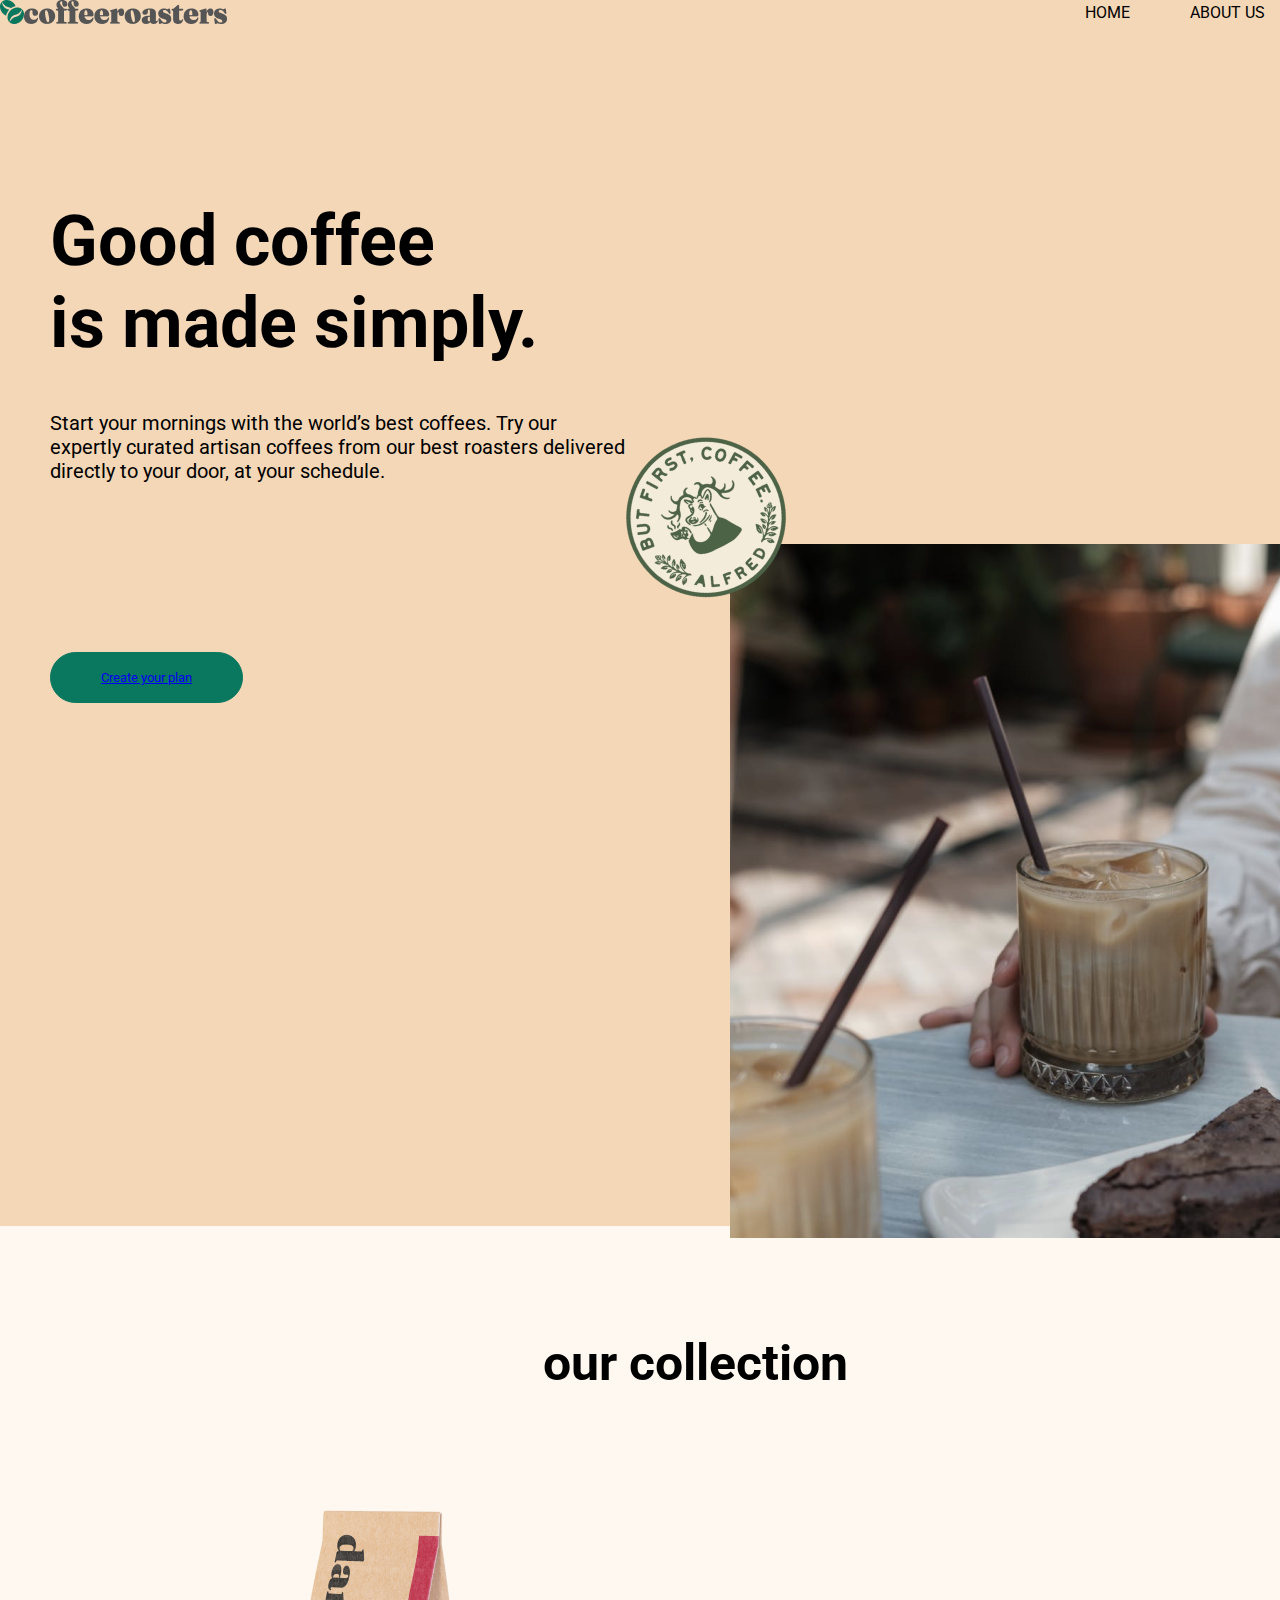
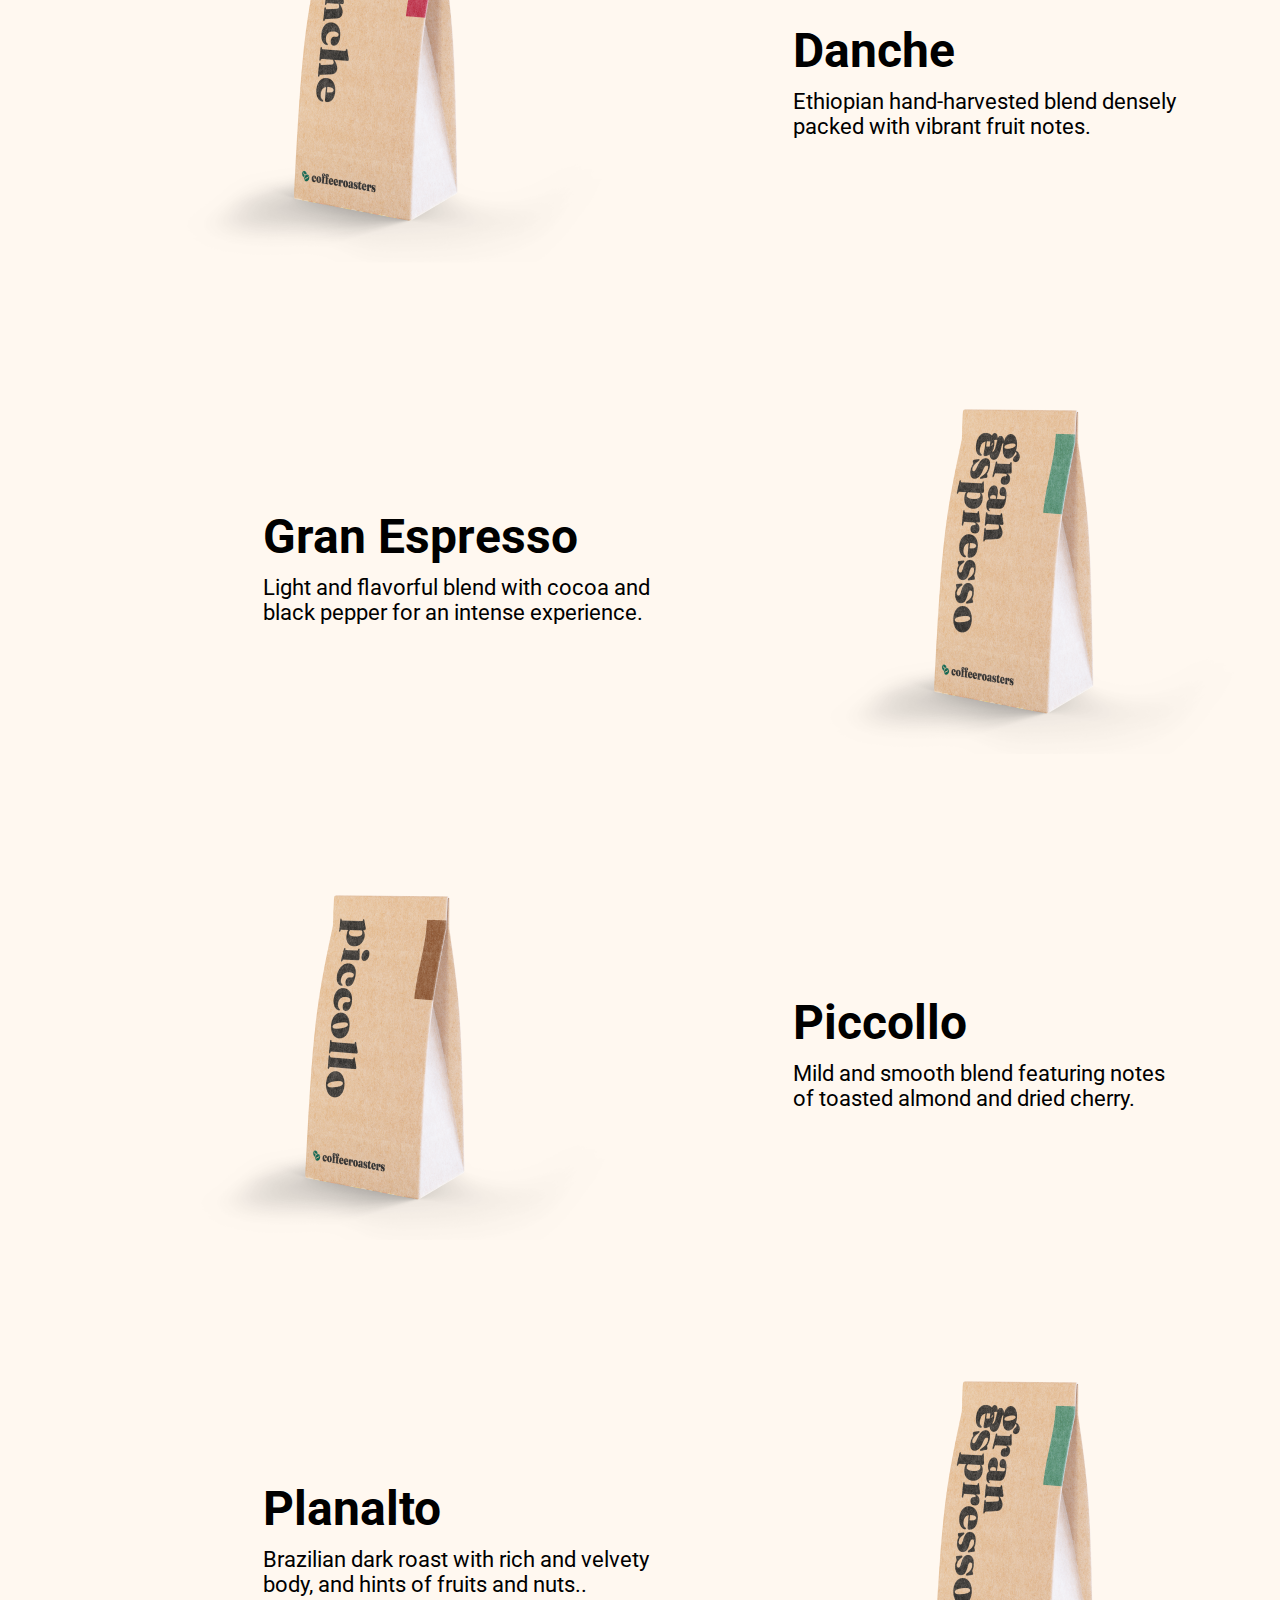
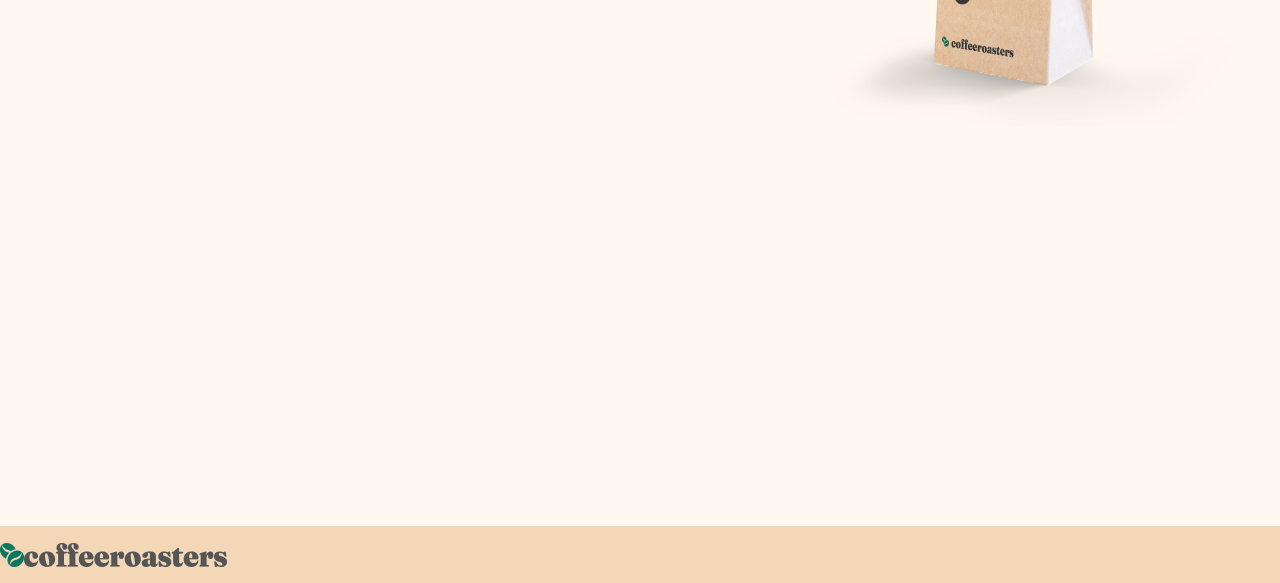
<file: index.html>
<!DOCTYPE html>
<html lang="en">
<head>
    <meta charset="UTF-8">
    <meta name="viewport" content="width=device-width, initial-scale=1.0">
    <title>Document</title>
    <link rel="stylesheet" href="style.css">
</head>
<body>
    <header class="header container">
        <nav class="nav">
            <img src="Group 3614.png" alt="">
            <ul class="top">
            
                <li>HOME</li>
                <li>ABOUT US</li>
                <li>Create your plan</li>
            </ul>

        </nav>
        <div class="box">
        <h1 class="h1">Good coffee <br> is made simply.</h1>
        <p class="text">Start your mornings with the world’s best coffees. Try our <br> expertly curated artisan coffees from our best roasters delivered <br> directly to your door, at your schedule.</p>
        <button class="btn"><a href="mans.html">Create your plan</a></button>

        </div>
      
        <img src="image 40.png" alt="" class="im">
        <div class="coffee">
            
            <img src="Rectangle 679.png" alt="">
        </div>
    </header>
    <section class="content">
        <div>
            <h1 class="tit">our collection</h1>
            
        </div>
        <div class="container2">
            <div class="img1">
                <img src="kopi4.png" alt="" class="a">
                <h1 class="danche">Danche</h1>
                <p class="eu">Ethiopian hand-harvested blend densely <br> packed with vibrant fruit notes.</p>
            </div>
            <div class="img2">
                <img src="kopi1 copy.png" alt="" class="b">
                <h1 class="Gran">Gran Espresso</h1>
                <p class="lie">Light and flavorful blend with cocoa and <br> black pepper for an intense experience.</p>

            </div>
            <div class="img3">
                <img src="kopi3.png" alt="">
                <h1 class="pic">Piccollo</h1>
                <p class="mild">Mild and smooth blend featuring notes <br> of toasted almond and dried cherry.</p>

            </div>
            <div class="img4">
                <img src="kopi1 copy.png" alt="" class="b">
                <h1 class="Gran">Planalto</h1>
                <p class="lie">Brazilian dark roast with rich and velvety <br> body, and hints of fruits and nuts..</p>

            </div>
           
        </div>
        

    </section>
    <footer class="footer">
        <div class="div">
        <img src="Group 3614.png" alt="">
        <ul>
            <li>HOME</li>
            <li>ABOUT US</li>
            <li>Create your plan</li>
        </ul>
        </div>
        
    </footer>
    
</body>
</html>
</file>
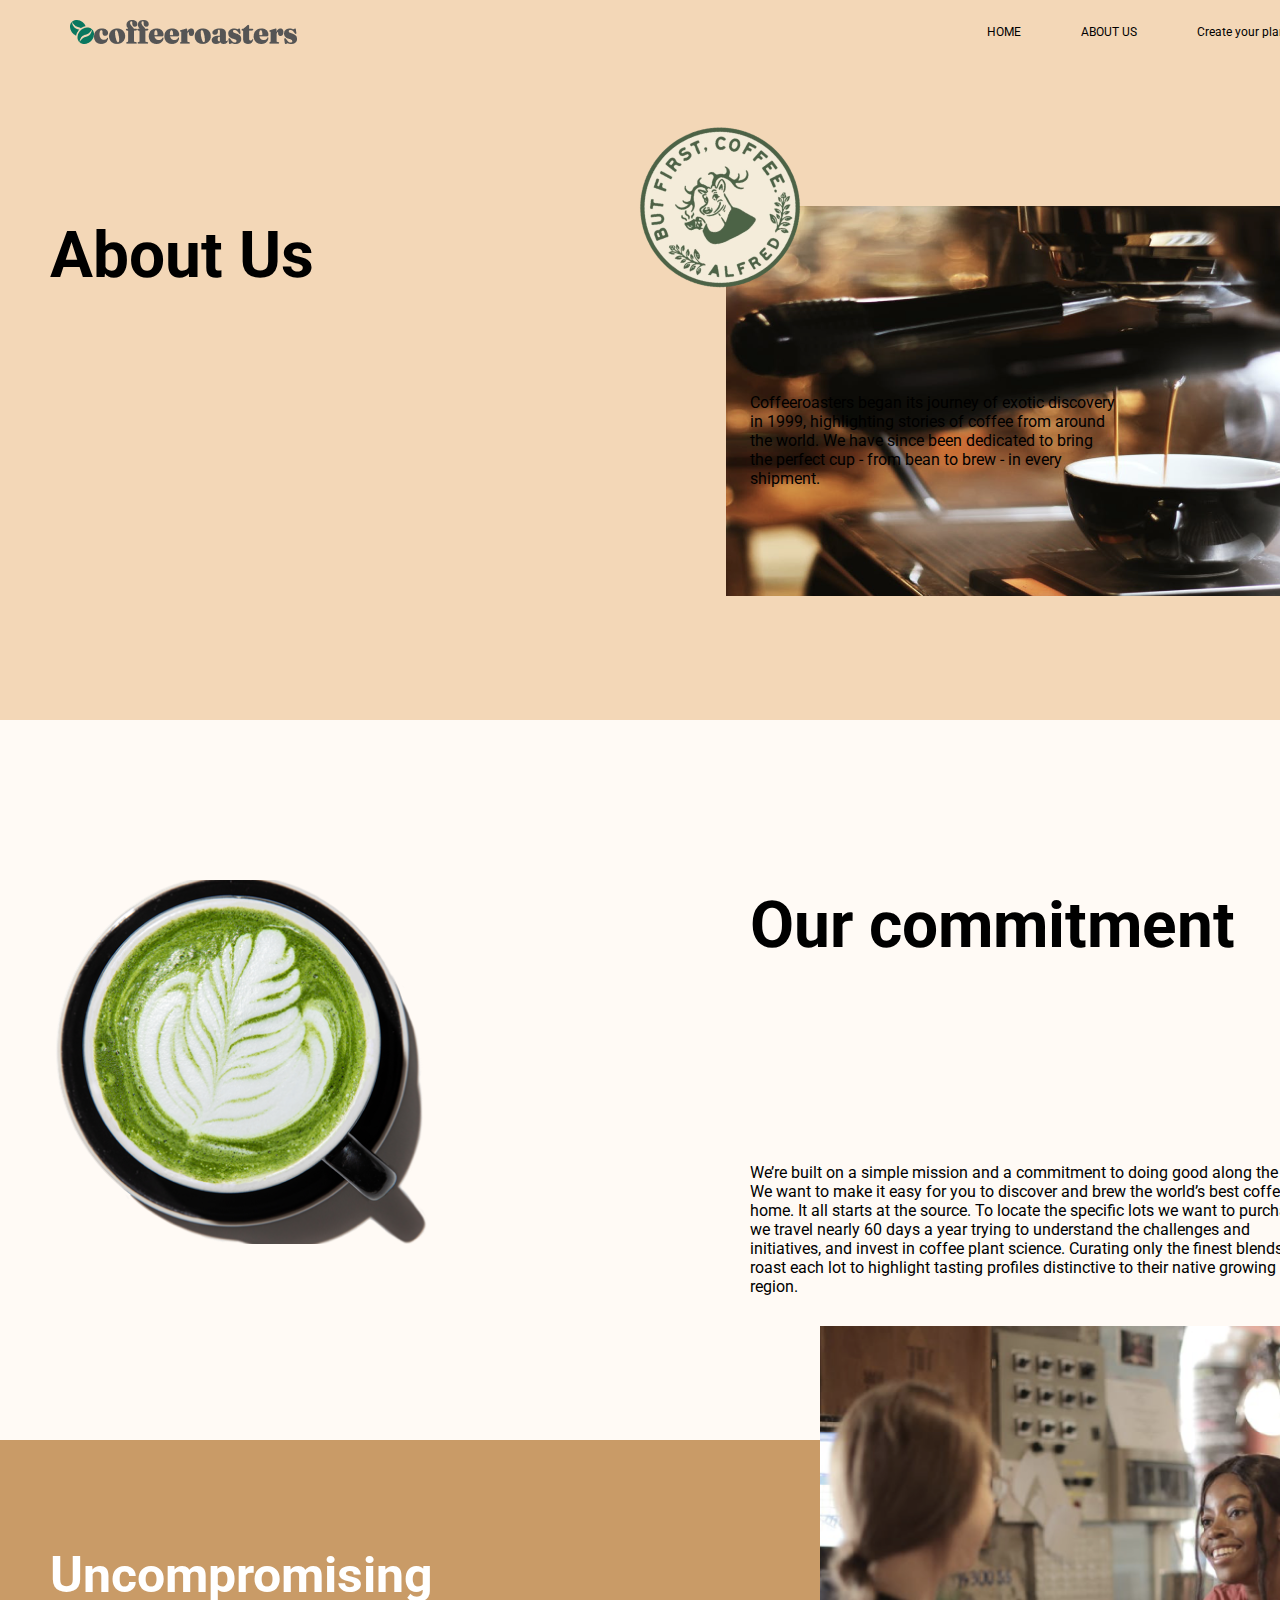
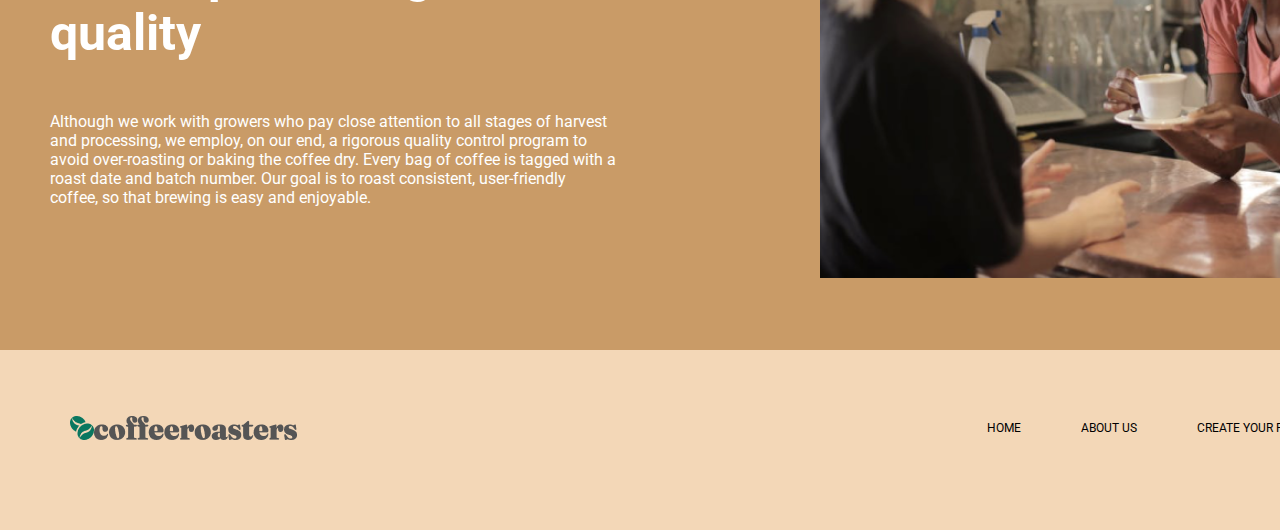
<file: mans.html>
<!DOCTYPE html>
<html lang="en">
<head>
    <meta charset="UTF-8">
    <meta name="viewport" content="width=device-width, initial-scale=1.0">
    <title>Document</title>
    <link rel="stylesheet" href="mans.css">
</head>
<body>
    <header class="head">
        <nav class="nav">
            <ul>
                <img src="Group 3614.png" alt="">
                <li>HOME</li>
                <li>ABOUT US</li>
                <li>Create your plan</li>
            </ul>
            

        </nav>
        <img src="Rectangle 679 (1).png" alt="" class="img">
        <img src="image 40.png" alt="" class="bucks">
        <h1 class="h1">About Us</h1>
        <p class="p e">Coffeeroasters began its journey of exotic discovery <br> in 1999, highlighting stories of coffee from around <br> the world. We have since been dedicated to bring <br> the perfect cup - from bean to brew - in every <br> shipment.</p>
    </header>
    <section class="section">
        <div>
            <img src="cup-6 1.png" alt="" class="cup">
            <h1 class="h1 h">Our commitment</h1>
            <p class="p p">We’re built on a simple mission and a commitment to doing good along the way. <br> We want to make it easy for you to discover and brew the world’s best coffee at <br> home. It all starts at the source. To locate the specific lots we want to purchase,<br> we travel nearly 60 days a year trying to understand the challenges and <br>  initiatives, and invest in coffee plant science. Curating only the finest blends, we <br> roast each lot to highlight tasting profiles distinctive to their native growing <br>   region.</p>
        </div>
        


    </section>
    <section class="section1">
        <img src="Rectangle 681.png" alt="" class="cafe">
        <h1 class="h1 d">Uncompromising <br> quality</h1>
        <p class="p a">Although we work with growers who pay close attention to all stages of harvest <br> and processing, we employ, on our end, a rigorous quality control program to <br>avoid over-roasting or baking the coffee dry. Every bag of coffee is tagged with a <br> roast date and batch number. Our goal is to roast consistent, user-friendly <br> coffee, so that brewing is easy and enjoyable.</p>
    </section>
    <footer class="footer">
        <nav class="nav i">
        <ul>
            <img src="Group 3614.png" alt="">
            <li>HOME</li>
            <li>ABOUT US</li>
            <li> CREATE YOUR PLAN</li>
        </ul>
        </nav>
        

    </footer>
</body>
</html>
</file>
<file: style.css>
@import url('https://fonts.googleapis.com/css2?family=Roboto:ital,wght@0,100..900;1,100..900&display=swap');
*{
    margin: 0px;
    padding: 0px;
    box-sizing: border-box;
    list-style: none;
    font-family: "Roboto", sans-serif;
}
.container{
    width: 1440px;
    
    margin: auto;
    background-color: #F3D7B7;
}
.nav{
    display: flex;
    justify-content: space-between;
    align-items: center;
}
.nav ul{
    display: flex;
    align-items: center;
    gap: 60px;
}
.h1{
    font-size: 70px;
    position: relative;
    top: 176px;
    left: 50px  ;
}
.text{
    font-size: 20px;
    position: relative;
    top: 223px;
    left: 50px;
}
.im{
    z-index: 1;
    position: relative;
    left: 600px;
    top: 100px;
    transition: all 50s;
}
.im:hover{
    transform: rotate(99999deg);
}
.coffee{
    position: relative;
    top: 16px;
    left: 730px;
}
.png{
    position: relative;
    top: 100px;
    left: 642px;
}
.btn{
    width: 193px;
    height: 51px;
    border-radius: 100px;
    position: relative;
    top: 392px;
    left: 50px;
    background-color: #0A775F;
    color: #FFFFFF;
    border: 1px solid #0A775F;
}
.btn:hover{
    background-color: #FFFFFF;
    color: black;


}
.content{
    width: 1440px;
    height: 2500px;
    margin: auto;
    background-color: #fff8f0;
    
}
.tit{
    font-size: 50px;
    position: relative;
    top: 108px;
    left: 543px;
}

.container2{
    position: relative;
    left: 163px;
    top: 209px;
    width: 1117px;
    background-color: #fff8f0;
}
    
.danche{
    font-size: 48px;
    position: relative;
    left: 630px;
    bottom: 250px;
    
}
.eu{
    font-size: 22px;
    position: relative;
    left: 630px;
    bottom: 240px;
}
.b{
    position: relative;
    left: 629px;
}
.Gran{
    font-size: 48px;
    position: relative;
    bottom: 250px;
    left: 100px;
}
.lie{
    font-size: 22px;
    position: relative;
    bottom: 240px;
    left: 100px;
}
.pic{
    font-size: 48px;
    position: relative;
    left: 630px;
    bottom: 250px;
}
.mild{
     font-size: 22px;
    position: relative;
    left: 630px;
    bottom: 240px;
}
.footer{
    width: 1440px;
    margin: auto;
    background-color: #F3D7B7;
}
.div{
    display: flex;
    justify-content: space-between;
    align-items: center;
    margin: auto;
}
</file>
<file: mans.css>
@import url('https://fonts.googleapis.com/css2?family=Roboto:ital,wght@0,100..900;1,100..900&display=swap');
*{
    margin: 0px;
    padding: 0px;
    box-sizing: border-box;
    list-style: none;
    font-family: "Roboto", sans-serif;
}
.head{
    width: 1440px;
    background-color:#F3D7B7 ;
    margin: auto;
    height: 720px;
}
.nav{
    width: 100%;
    display: flex;
    justify-content: space-between;
    align-items: end;
   
}
.nav ul{
    display: flex;
    align-items: center;
    gap: 60px;
    
}
.nav ul img{
    position: relative;
    left: 70px;
    top: 20px;
}
.nav ul li{
    position: relative;
    top: 20px;
    font-size: 12px;
    position: relative;
    left: 700px;
}
.h1{
    font-size: 64px;
    position: relative;
    bottom: 200px;
    left: 50px;
   
}
.e{
    font-size: 16px;
    position: relative;
   bottom: 100px;
   left: 700px;
}
.img{
    position: relative;
    left: 726px;
    top: 182px;
}
.bucks{
    position: relative;
    bottom: 100px;
    right: 50px;
}
.section{
    width: 1440px;
    height: 720px;
    margin: auto;
    background-color: hsl(33, 100%, 98%);
}
.h{
    position: relative;
    
    left: 750px;
}
.p{
    position: relative;
    left: 750px;
}
.cup{
    position: relative;
    left: 55px;
    top: 160px;
}
.section1{
    width: 1440px;
    height: 510px;
    background-color: #C99B67;
    margin: auto;
}
.cafe{
    position: relative;
    bottom: 114px;
    left: 820px;
}
.d{
    color: white;
    position: relative;
    bottom: 450px ;
    font-size: 50px;
}
.a{
    color: white;
    position: relative;
    bottom: 400px;
    left: 50px;
}
.footer{
    width: 1440px;
    height: 180px;
    margin: auto;
    background-color: #F3D7B7;
}
.footer ul{
    display: flex;
    justify-content: space-between;
    align-items: center;
}
.footer ul li{
    gap: 60px;

}
.i ul{
    position: relative;
    top: 46px ;
}
</file>
